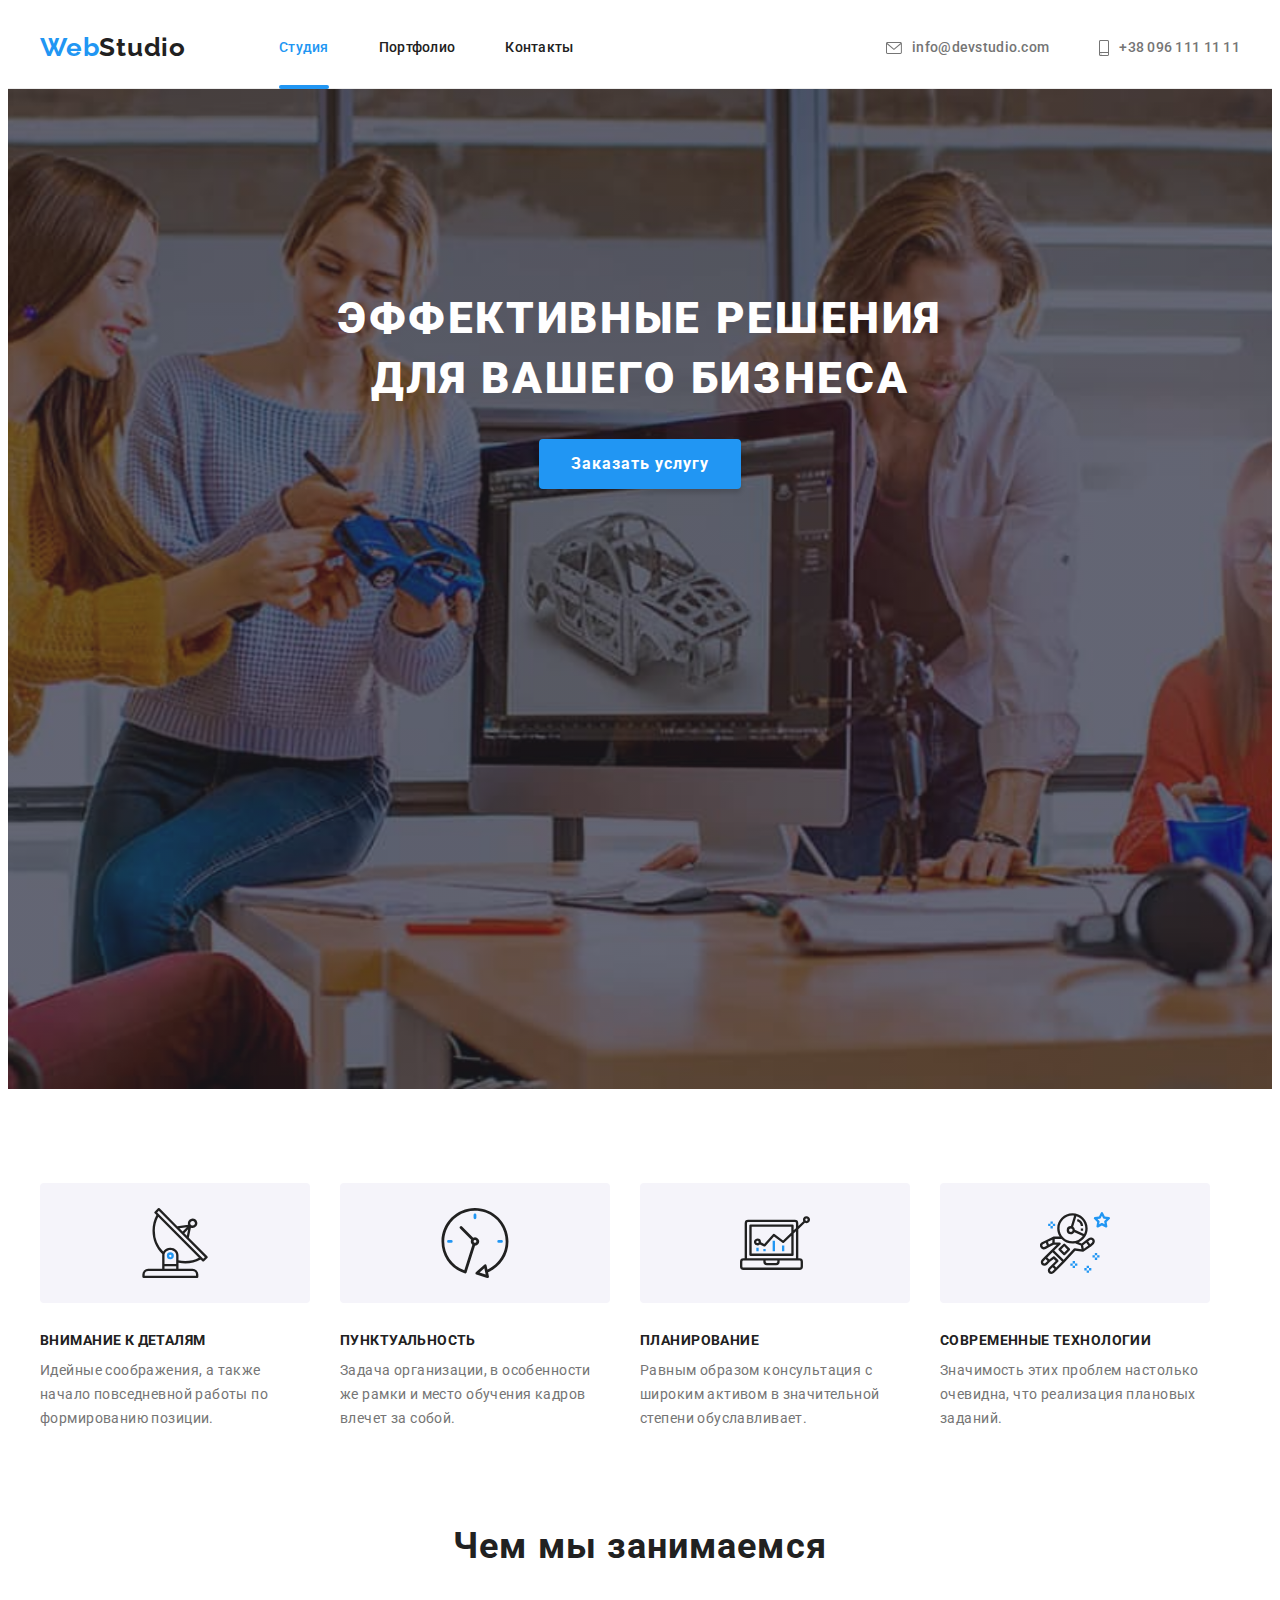
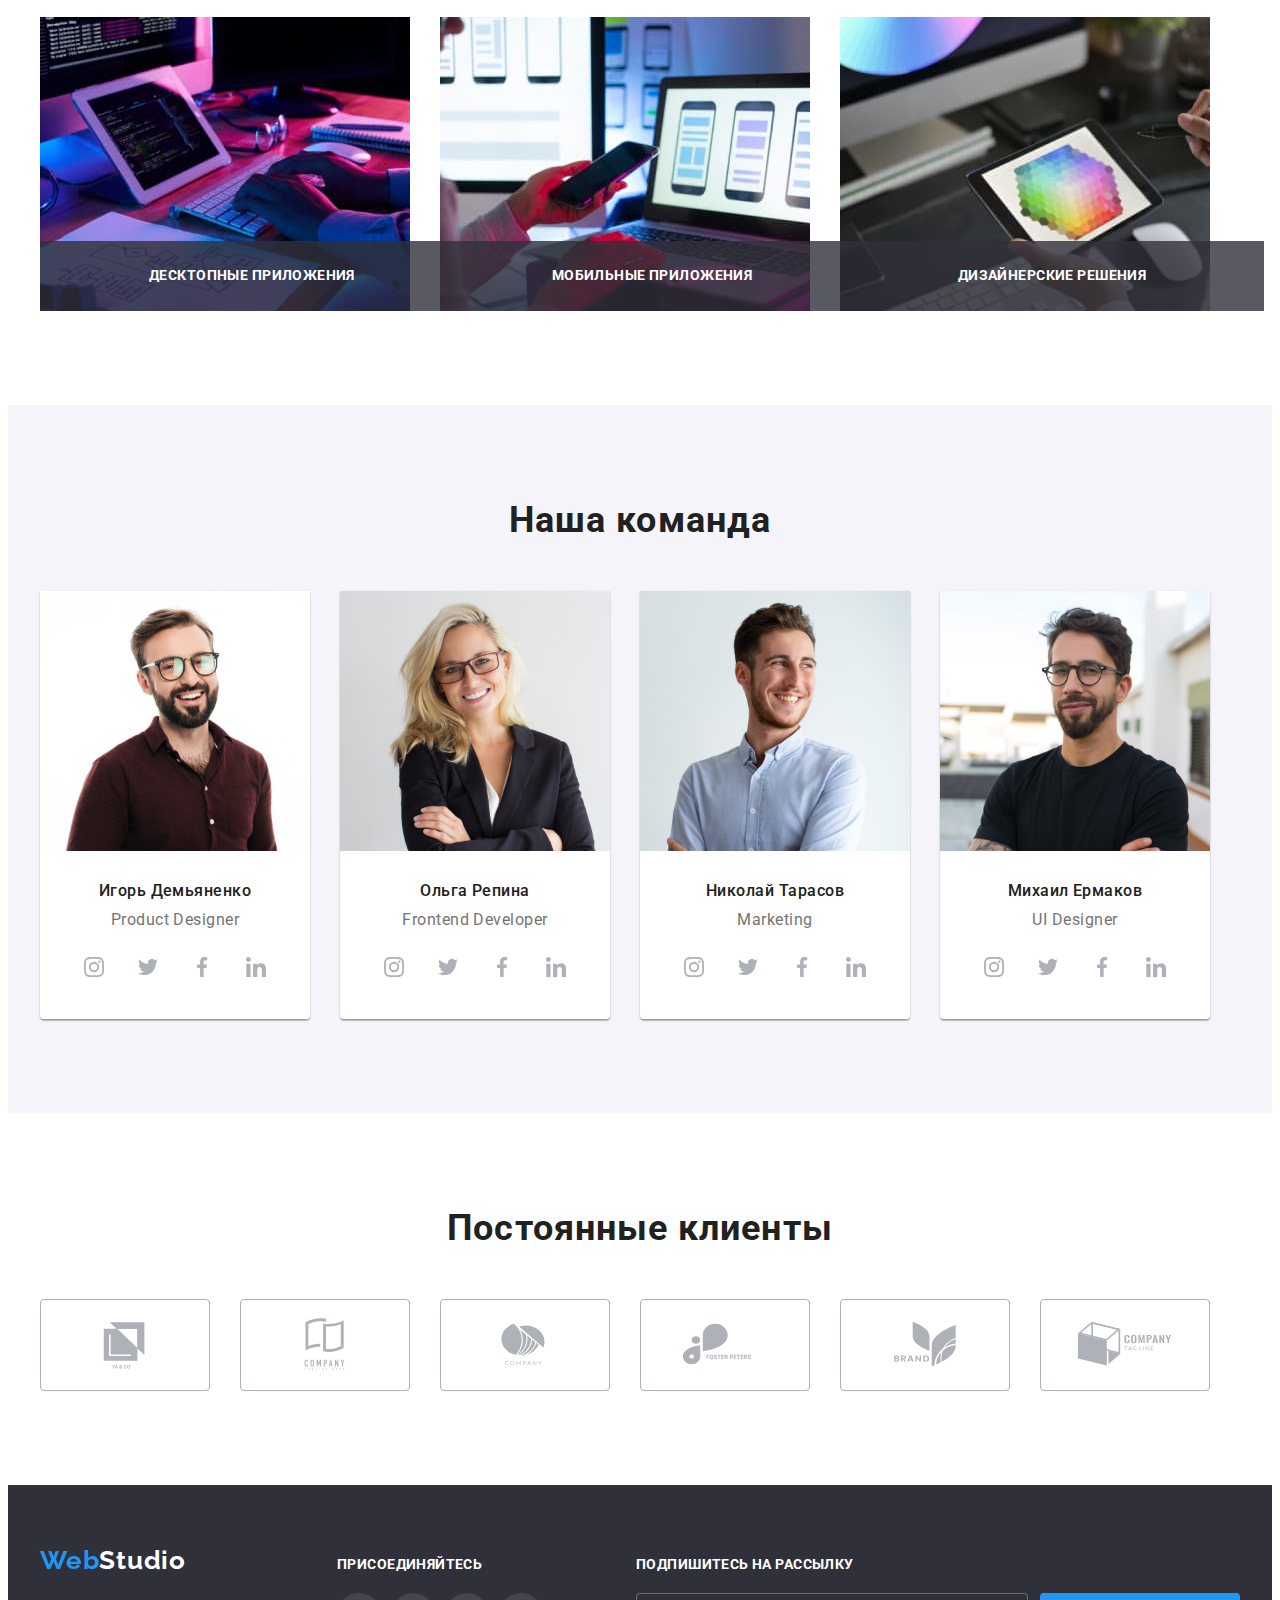
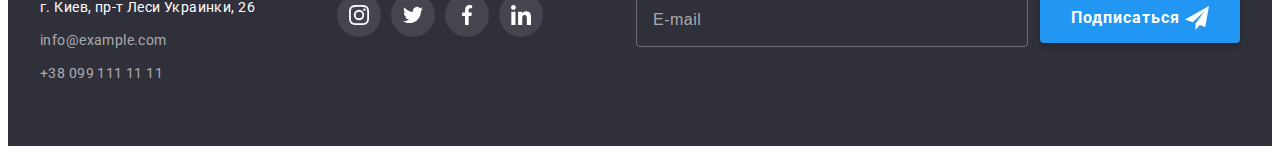
<file: index.html>
<!DOCTYPE html>
<html lang="ru">
  <head>
    <meta charset="UTF-8" />
    <meta http-equiv="X-UA-Compatible" content="IE=edge" />
    <meta name="viewport" content="width=device-width, initial-scale=1.0" />
    <title>WebStudio</title>
    <link
      rel="stylesheet"
      href="https://cdnjs.cloudflare.com/ajax/libs/modern-normalize/1.1.0/modern-normalize.min.css"
      integrity="sha512-wpPYUAdjBVSE4KJnH1VR1HeZfpl1ub8YT/NKx4PuQ5NmX2tKuGu6U/JRp5y+Y8XG2tV+wKQpNHVUX03MfMFn9Q=="
      crossorigin="anonymous"
      referrerpolicy="no-referrer"
    />
    <link rel="preconnect" href="https://fonts.googleapis.com" />
    <link rel="preconnect" href="https://fonts.gstatic.com" crossorigin />
    <link
      href="https://fonts.googleapis.com/css2?family=Raleway:wght@700&family=Roboto:wght@400;500;700;900&display=swap"
      rel="stylesheet"
    />
    <link rel="stylesheet" href="./css/styles.css" />
  </head>
  <body>
    <!-- HEADER -->
    <header class="header">
      <div class="container">
        <a href="./index.html" lang="en" class="header-logo logo link"
          ><span class="logo-accent">Web</span>Studio</a
        >
        <nav class="header-nav">
          <ul class="header-list list">
            <li class="header-item">
              <a href="./index.html" class="header-link link active-link"
                >Студия</a
              >
            </li>
            <li class="header-item">
              <a href="./portfolio.html" class="header-link link">Портфолио</a>
            </li>
            <li class="header-item">
              <a href="" class="header-link link">Контакты</a>
            </li>
          </ul>
        </nav>
        <ul class="header-contacts-list list">
          <li class="header-contacts-item">
            <a href="mailto:info@example.com" class="header-mail contact link">
              <svg class="header-mail-icon" width="16" height="12">
                <use href="./images/svg/symbol-defs.svg#icon-envelope"></use>
              </svg>
              info@devstudio.com</a
            >
          </li>
          <li class="header-contacts-item">
            <a href="tel:+380961111111" class="header-tel contact link">
              <svg class="header-tel-icon" width="10" height="16">
                <use
                  href="./images/svg/symbol-defs.svg#icon-smartphone"
                ></use>
              </svg>+38 096 111 11 11
            </a>
          </li>
        </ul>
      </div>
    </header>
    <main>
      <!-- HERO -->
      <section class="hero">
        <div class="container">
          <h1 class="hero-title">Эффективные решения для вашего бизнеса</h1>
          <button type="button" class="hero-btn btn" data-modal-open>
            Заказать услугу
          </button>
        </div>
      </section>
      <!-- ADVANTAGES -->
      <section class="advantages">
        <div class="container">
          <h2 class="visually-hidden">Наши преимущества</h2>
          <ul class="advantages-list list">
            <li class="advantages-item">
              <div class="advantages-icon-bg">
                <svg class="advantages-icon" width="70" height="70">
                  <use href="./images/svg/symbol-defs.svg#icon-antenna"></use>
                </svg>
              </div>
              <h3 class="advantages-title">Внимание к деталям</h3>
              <p class="advantages-text">
                Идейные соображения, а также начало повседневной работы по
                формированию позиции.
              </p>
            </li>
            <li class="advantages-item">
              <div class="advantages-icon-bg">
                <svg class="advantages-icon" width="70" height="70">
                  <use href="./images/svg/symbol-defs.svg#icon-clock"></use>
                </svg>
              </div>
              <h3 class="advantages-title">Пунктуальность</h3>
              <p class="advantages-text">
                Задача организации, в особенности же рамки и место обучения
                кадров влечет за собой.
              </p>
            </li>
            <li class="advantages-item">
              <div class="advantages-icon-bg">
                <svg class="advantages-icon" width="70" height="70">
                  <use href="./images/svg/symbol-defs.svg#icon-diagram"></use>
                </svg>
              </div>
              <h3 class="advantages-title">Планирование</h3>
              <p class="advantages-text">
                Равным образом консультация с широким активом в значительной
                степени обуславливает.
              </p>
            </li>
            <li class="advantages-item">
              <div class="advantages-icon-bg">
                <svg class="advantages-icon" width="70" height="70">
                  <use href="./images/svg/symbol-defs.svg#icon-astronaut"></use>
                </svg>
              </div>
              <h3 class="advantages-title">Современные технологии</h3>
              <p class="advantages-text">
                Значимость этих проблем настолько очевидна, что реализация
                плановых заданий.
              </p>
            </li>
          </ul>
        </div>
      </section>
      <!-- DIRECTIONS -->
      <section class="directions">
        <div class="container">
          <h2 class="directions-title">Чем мы занимаемся</h2>
          <ul class="directions-list list">
            <li class="directions-item">
              <img
                src="./images/directions/img1.jpg"
                alt="Пишем код"
                width="370"
                height="294"
                class="directions-img"
              />
              <p class="directions-text">Десктопные приложения</p>
            </li>
            <li class="directions-item">
              <img
                src="./images/directions/img2.jpg"
                alt="Адаптируем сайт под смартфон"
                width="370"
                height="294"
                class="directions-img"
              />
              <p class="directions-text">Мобильные приложения</p>
            </li>
            <li class="directions-item">
              <img
                src="./images/directions/img3.jpg"
                alt="Разрабатываем дизайн"
                width="370"
                height="294"
                class="directions-img"
              />
              <p class="directions-text">Дизайнерские решения</p>
            </li>
          </ul>
        </div>
      </section>
      <!-- TEAM -->
      <section class="team">
        <div class="container">
          <h2 class="team-title">Наша команда</h2>
          <ul class="team-list list">
            <li class="team-item">
              <img
                src="./images/team/img1.jpg"
                alt="Фото"
                width="270"
                height="260"
                class="team-img"
              />
              <div class="team-content">
                <h3 class="team-name">Игорь Демьяненко</h3>
                <p lang="en" class="team-text">Product Designer</p>
                <ul class="team-socials list">
                  <li class="team-socials-item">
                    <a href="" class="team-socials-link">
                      <svg class="team-socials-icon" width="20" height="20">
                        <use
                          href="./images/svg/symbol-defs.svg#icon-instagram"
                        ></use>
                      </svg>
                    </a>
                  </li>
                  <li class="team-socials-item">
                    <a href="" class="team-socials-link">
                      <svg class="team-socials-icon" width="20" height="20">
                        <use
                          href="./images/svg/symbol-defs.svg#icon-twitter"
                        ></use>
                      </svg>
                    </a>
                  </li>
                  <li class="team-socials-item">
                    <a href="" class="team-socials-link">
                      <svg class="team-socials-icon" width="20" height="20">
                        <use
                          href="./images/svg/symbol-defs.svg#icon-facebook"
                        ></use>
                      </svg>
                    </a>
                  </li>
                  <li class="team-socials-item">
                    <a href="" class="team-socials-link">
                      <svg class="team-socials-icon" width="20" height="20">
                        <use
                          href="./images/svg/symbol-defs.svg#icon-linkedin"
                        ></use>
                      </svg>
                    </a>
                  </li>
                </ul>
              </div>
            </li>
            <li class="team-item">
              <img
                src="./images/team/img2.jpg"
                alt="Фото"
                width="270"
                height="260"
                class="team-img"
              />
              <div class="team-content">
                <h3 class="team-name">Ольга Репина</h3>
                <p lang="en" class="team-text">Frontend Developer</p>
                <ul class="team-socials list">
                  <li class="team-socials-item">
                    <a href="" class="team-socials-link">
                      <svg class="team-socials-icon" width="20" height="20">
                        <use
                          href="./images/svg/symbol-defs.svg#icon-instagram"
                        ></use>
                      </svg>
                    </a>
                  </li>
                  <li class="team-socials-item">
                    <a href="" class="team-socials-link">
                      <svg class="team-socials-icon" width="20" height="20">
                        <use
                          href="./images/svg/symbol-defs.svg#icon-twitter"
                        ></use>
                      </svg>
                    </a>
                  </li>
                  <li class="team-socials-item">
                    <a href="" class="team-socials-link">
                      <svg class="team-socials-icon" width="20" height="20">
                        <use
                          href="./images/svg/symbol-defs.svg#icon-facebook"
                        ></use>
                      </svg>
                    </a>
                  </li>
                  <li class="team-socials-item">
                    <a href="" class="team-socials-link">
                      <svg class="team-socials-icon" width="20" height="20">
                        <use
                          href="./images/svg/symbol-defs.svg#icon-linkedin"
                        ></use>
                      </svg>
                    </a>
                  </li>
                </ul>
              </div>
            </li>
            <li class="team-item">
              <img
                src="./images/team/img3.jpg"
                alt="Фото"
                width="270"
                height="260"
                class="team-img"
              />
              <div class="team-content">
                <h3 class="team-name">Николай Тарасов</h3>
                <p lang="en" class="team-text">Marketing</p>
                <ul class="team-socials list">
                  <li class="team-socials-item">
                    <a href="" class="team-socials-link">
                      <svg class="team-socials-icon" width="20" height="20">
                        <use
                          href="./images/svg/symbol-defs.svg#icon-instagram"
                        ></use>
                      </svg>
                    </a>
                  </li>
                  <li class="team-socials-item">
                    <a href="" class="team-socials-link">
                      <svg class="team-socials-icon" width="20" height="20">
                        <use
                          href="./images/svg/symbol-defs.svg#icon-twitter"
                        ></use>
                      </svg>
                    </a>
                  </li>
                  <li class="team-socials-item">
                    <a href="" class="team-socials-link">
                      <svg class="team-socials-icon" width="20" height="20">
                        <use
                          href="./images/svg/symbol-defs.svg#icon-facebook"
                        ></use>
                      </svg>
                    </a>
                  </li>
                  <li class="team-socials-item">
                    <a href="" class="team-socials-link">
                      <svg class="team-socials-icon" width="20" height="20">
                        <use
                          href="./images/svg/symbol-defs.svg#icon-linkedin"
                        ></use>
                      </svg>
                    </a>
                  </li>
                </ul>
              </div>
            </li>
            <li class="team-item">
              <img
                src="./images/team/img4.jpg"
                alt="Фото"
                width="270"
                height="260"
                class="team-img"
              />
              <div class="team-content">
                <h3 class="team-name">Михаил Ермаков</h3>
                <p lang="en" class="team-text">UI Designer</p>
                <ul class="team-socials list">
                  <li class="team-socials-item">
                    <a href="" class="team-socials-link">
                      <svg class="team-socials-icon" width="20" height="20">
                        <use
                          href="./images/svg/symbol-defs.svg#icon-instagram"
                        ></use>
                      </svg>
                    </a>
                  </li>
                  <li class="team-socials-item">
                    <a href="" class="team-socials-link">
                      <svg class="team-socials-icon" width="20" height="20">
                        <use
                          href="./images/svg/symbol-defs.svg#icon-twitter"
                        ></use>
                      </svg>
                    </a>
                  </li>
                  <li class="team-socials-item">
                    <a href="" class="team-socials-link">
                      <svg class="team-socials-icon" width="20" height="20">
                        <use
                          href="./images/svg/symbol-defs.svg#icon-facebook"
                        ></use>
                      </svg>
                    </a>
                  </li>
                  <li class="team-socials-item">
                    <a href="" class="team-socials-link">
                      <svg class="team-socials-icon" width="20" height="20">
                        <use
                          href="./images/svg/symbol-defs.svg#icon-linkedin"
                        ></use>
                      </svg>
                    </a>
                  </li>
                </ul>
              </div>
            </li>
          </ul>
        </div>
      </section>
      <!-- CLIENTS -->
      <section class="clients">
        <div class="container">
          <h2 class="clients-title">Постоянные клиенты</h2>
          <ul class="clients-list list">
            <li class="clients-item">
              <a href="" class="clients-link">
                <svg class="clients-icon" width="106" height="60">
                  <use href="./images/svg/symbol-defs.svg#icon-Logo-1"></use>
                </svg>
              </a>
            </li>
            <li class="clients-item">
              <a href="" class="clients-link">
                <svg class="clients-icon" width="106" height="60">
                  <use href="./images/svg/symbol-defs.svg#icon-Logo-2"></use>
                </svg>
              </a>
            </li>
            <li class="clients-item">
              <a href="" class="clients-link">
                <svg class="clients-icon" width="106" height="60">
                  <use href="./images/svg/symbol-defs.svg#icon-Logo-3"></use>
                </svg>
              </a>
            </li>
            <li class="clients-item">
              <a href="" class="clients-link">
                <svg class="clients-icon" width="106" height="60">
                  <use href="./images/svg/symbol-defs.svg#icon-Logo-4"></use>
                </svg>
              </a>
            </li>
            <li class="clients-item">
              <a href="" class="clients-link">
                <svg class="clients-icon" width="106" height="60">
                  <use href="./images/svg/symbol-defs.svg#icon-Logo-5"></use>
                </svg>
              </a>
            </li>
            <li class="clients-item">
              <a href="" class="clients-link">
                <svg class="clients-icon" width="106" height="60">
                  <use href="./images/svg/symbol-defs.svg#icon-Logo-6"></use>
                </svg>
              </a>
            </li>
          </ul>
        </div>
      </section>
    </main>
    <!-- FOOTER -->
    <footer class="footer">
      <div class="container footer-wrap">
        <div class="footer-address-box">
          <a href="./index.html" lang="en" class="footer-logo logo link"
            ><span class="logo-accent">Web</span>Studio</a
          >
          <address class="footer-address">
            <p class="footer-address-text">г. Киев, пр-т Леси Украинки, 26</p>
            <a href="mailto:info@example.com" class="footer-mail contact link"
              >info@example.com</a
            >
            <a href="tel:+380991111111" class="footer-tel contact link"
              >+38 099 111 11 11</a
            >
          </address>
        </div>
        <div class="footer-socials">
          <p class="footer-socials-title">присоединяйтесь</p>
          <ul class="footer-socials-list list">
            <li class="footer-socials-item">
              <a href="" class="footer-socials-link">
                <svg class="footer-socials-icon" width="20" height="20">
                  <use href="./images/svg/symbol-defs.svg#icon-instagram"></use>
                </svg>
              </a>
            </li>
            <li class="footer-socials-item">
              <a href="" class="footer-socials-link">
                <svg class="footer-socials-icon" width="20" height="20">
                  <use href="./images/svg/symbol-defs.svg#icon-twitter"></use>
                </svg>
              </a>
            </li>
            <li class="footer-socials-item">
              <a href="" class="footer-socials-link">
                <svg class="footer-socials-icon" width="20" height="20">
                  <use href="./images/svg/symbol-defs.svg#icon-facebook"></use>
                </svg>
              </a>
            </li>
            <li class="footer-socials-item">
              <a href="" class="footer-socials-link">
                <svg class="footer-socials-icon" width="20" height="20">
                  <use href="./images/svg/symbol-defs.svg#icon-linkedin"></use>
                </svg>
              </a>
            </li>
          </ul>
        </div>
        <div class="footer-form-box">
          <p class="footer-form-title">Подпишитесь на рассылку</p>
          <form class="footer-form">
            <input
              type="email"
              name="email"
              placeholder="E-mail"
              class="footer-form-input"
            />
            <button type="submit" class="footer-form-btn btn">
              Подписаться&nbsp;
              <svg class="footer-btn-icon" width="24" height="24">
                <use href="./images/svg/symbol-defs.svg#icon-send"></use>
              </svg>
            </button>
          </form>
        </div>
      </div>
    </footer>

    <!-- MODAL -->

    <div class="backdrop is-hidden" data-modal>
      <div class="modal">
        <button class="modal-btn-close btn" data-modal-close>
          <span class="modal-btn-icon">&#10005;</span>
        </button>
        <p class="modal-title">Оставьте свои данные, мы вам перезвоним</p>
        <form>
          <label class="form-field">
            <span class="modal-label">Имя</span>
            <input class="modal-input" type="text" name="name" />
            <svg class="modal-form-icon" width="18" height="18">
              <use href="./images/svg/symbol-defs.svg#icon-person"></use>
            </svg>
          </label>

          <label class="form-field">
            <span class="modal-label">Телефон</span>
            <input class="modal-input" type="tel" name="tel" />
            <svg class="modal-form-icon" width="18" height="18">
              <use href="./images/svg/symbol-defs.svg#icon-phone"></use>
            </svg>
          </label>

          <label class="form-field">
            <span class="modal-label">Почта</span>
            <input class="modal-input" type="email" name="email" />
            <svg class="modal-form-icon" width="18" height="18">
              <use href="./images/svg/symbol-defs.svg#icon-email"></use>
            </svg>
          </label>
          <label class="modal-label" for="comment">Комментарий</label>
          <textarea
            class="modal-input comment"
            name="comment"
            id="comment"
            placeholder="Введите текст"
          ></textarea>
          <div class="modal-agreement-box">
            <input
              class="modal-agreement visually-hidden"
              type="checkbox"
              name="agreement"
              id="agreement"
            />
            <span class="modal-agreement-icon"></span>
            <label class="modal-agreement-text" for="agreement">
              Соглашаюсь с рассылкой и принимаю
              <a href="" class="modal-link">Условия договора</a></label
            >
          </div>
          <button class="modal-btn-submit btn" type="submit">Отправить</button>
        </form>
      </div>
    </div>

    <script src="./js/modal.js"></script>
  </body>
</html>
</file>
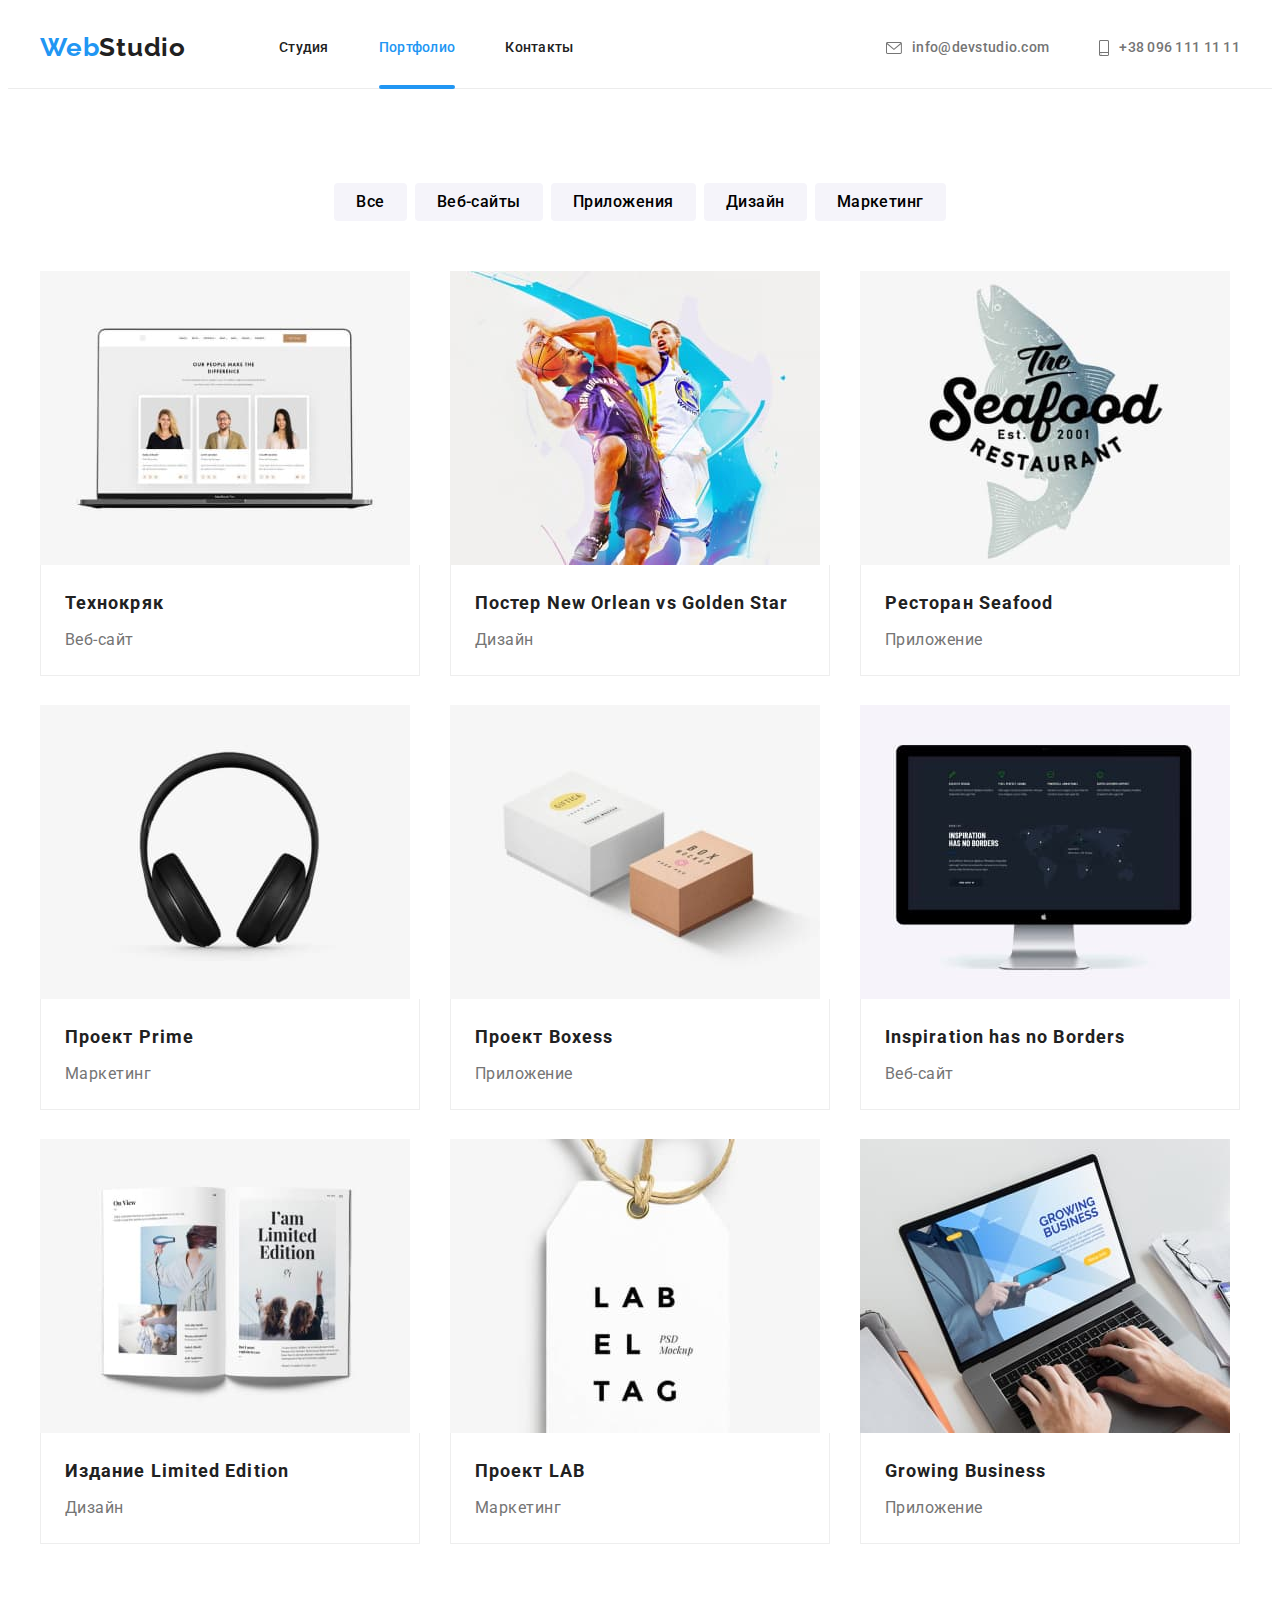
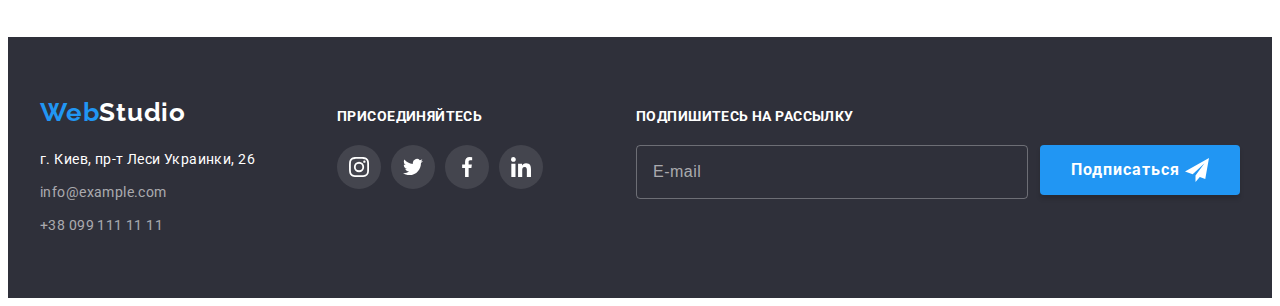
<file: portfolio.html>
<!DOCTYPE html>
<html lang="ru">
  <head>
    <meta charset="UTF-8" />
    <meta http-equiv="X-UA-Compatible" content="IE=edge" />
    <meta name="viewport" content="width=device-width, initial-scale=1.0" />
    <title>Portfolio - WebStudio</title>
    <link
      rel="stylesheet"
      href="https://cdnjs.cloudflare.com/ajax/libs/modern-normalize/1.1.0/modern-normalize.min.css"
      integrity="sha512-wpPYUAdjBVSE4KJnH1VR1HeZfpl1ub8YT/NKx4PuQ5NmX2tKuGu6U/JRp5y+Y8XG2tV+wKQpNHVUX03MfMFn9Q=="
      crossorigin="anonymous"
      referrerpolicy="no-referrer"
    />
    <link rel="preconnect" href="https://fonts.googleapis.com" />
    <link rel="preconnect" href="https://fonts.gstatic.com" crossorigin />
    <link
      href="https://fonts.googleapis.com/css2?family=Raleway:wght@700&family=Roboto:wght@400;500;700;900&display=swap"
      rel="stylesheet"
    />
    <link rel="stylesheet" href="./css/styles.css" />
  </head>
  <body>
    <!-- HEADER -->
    <header class="header">
      <div class="container">
        <a href="./index.html" lang="en" class="header-logo logo link"
          ><span class="logo-accent">Web</span>Studio</a
        >
        <nav class="header-nav">
          <ul class="header-list list">
            <li class="header-item">
              <a href="./index.html" class="header-link link">Студия</a>
            </li>
            <li class="header-item">
              <a href="./portfolio.html" class="header-link link active-link"
                >Портфолио</a
              >
            </li>
            <li class="header-item">
              <a href="" class="header-link link">Контакты</a>
            </li>
          </ul>
        </nav>
        <ul class="header-contacts-list list">
          <li class="header-contacts-item">
            <a href="mailto:info@example.com" class="header-mail contact link">
              <svg class="header-mail-icon" width="16" height="12">
                <use href="./images/svg/symbol-defs.svg#icon-envelope"></use>
              </svg>
              info@devstudio.com</a
            >
          </li>
          <li class="header-contacts-item">
            <a href="tel:+380961111111" class="header-tel contact link">
              <svg class="header-tel-icon" width="10" height="16">
                <use
                  href="./images/svg/symbol-defs.svg#icon-smartphone"
                ></use>
              </svg>
              +38 096 111 11 11
            </a>
          </li>
        </ul>
      </div>
    </header>
    <main>
      <!-- PORTFOLIO -->
      <section class="portfolio">
        <div class="container">
          <h1 class="visually-hidden">Портфолио</h1>
          <ul class="portfolio-filter list">
            <li class="portfolio-filter-item">
              <button type="button" class="portfolio-btn btn">Все</button>
            </li>
            <li class="portfolio-filter-item">
              <button type="button" class="portfolio-btn btn">Веб-сайты</button>
            </li>
            <li class="portfolio-filter-item">
              <button type="button" class="portfolio-btn btn">
                Приложения
              </button>
            </li>
            <li class="portfolio-filter-item">
              <button type="button" class="portfolio-btn btn">Дизайн</button>
            </li>
            <li class="portfolio-filter-item">
              <button type="button" class="portfolio-btn btn">Маркетинг</button>
            </li>
          </ul>

          <ul class="portfolio-list list">
            <li class="portfolio-item">
              <a href="" class="portfolio-link link">
                <div class="portfolio-box">
                  <img
                    src="./images/portfolio/img1.jpg"
                    alt="Изображение"
                    width="370"
                    height="294"
                    class="portfolio-img"
                  />
                  <p class="portfolio-description">
                    Ресурс предлагает комплексные предложения с разным уровнем
                    функционала и сервисов. Все это позволит посетителю получить
                    исчерпывающие сведения о компании или частном лице.
                  </p>
                </div>
                <div class="portfolio-text">
                  <h2 class="portfolio-name">Технокряк</h2>
                  <p class="portfolio-category">Веб-сайт</p>
                </div>
              </a>
            </li>
            <li class="portfolio-item">
              <a href="" class="portfolio-link link">
                <div class="portfolio-box">
                  <img
                    src="./images/portfolio/img2.jpg"
                    alt="Изображение"
                    width="370"
                    height="294"
                    class="portfolio-img"
                  />
                  <p class="portfolio-description">
                    Ресурс предлагает комплексные предложения с разным уровнем
                    функционала и сервисов. Все это позволит посетителю получить
                    исчерпывающие сведения о компании или частном лице.
                  </p>
                </div>
                <div class="portfolio-text">
                  <h2 class="portfolio-name">
                    Постер New Orlean vs Golden Star
                  </h2>
                  <p class="portfolio-category">Дизайн</p>
                </div>
              </a>
            </li>
            <li class="portfolio-item">
              <a href="" class="portfolio-link link">
                <div class="portfolio-box">
                  <img
                    src="./images/portfolio/img3.jpg"
                    alt="Изображение"
                    width="370"
                    height="294"
                    class="portfolio-img"
                  />
                  <p class="portfolio-description">
                    Ресурс предлагает комплексные предложения с разным уровнем
                    функционала и сервисов. Все это позволит посетителю получить
                    исчерпывающие сведения о компании или частном лице.
                  </p>
                </div>
                <div class="portfolio-text">
                  <h2 class="portfolio-name">Ресторан Seafood</h2>
                  <p class="portfolio-category">Приложение</p>
                </div>
              </a>
            </li>
            <li class="portfolio-item">
              <a href="" class="portfolio-link link">
                <div class="portfolio-box">
                  <img
                    src="./images/portfolio/img4.jpg"
                    alt="Изображение"
                    width="370"
                    height="294"
                    class="portfolio-img"
                  />
                  <p class="portfolio-description">
                    Ресурс предлагает комплексные предложения с разным уровнем
                    функционала и сервисов. Все это позволит посетителю получить
                    исчерпывающие сведения о компании или частном лице.
                  </p>
                </div>
                <div class="portfolio-text">
                  <h2 class="portfolio-name">Проект Prime</h2>
                  <p class="portfolio-category">Маркетинг</p>
                </div>
              </a>
            </li>
            <li class="portfolio-item">
              <a href="" class="portfolio-link link">
                <div class="portfolio-box">
                  <img
                    src="./images/portfolio/img5.jpg"
                    alt="Изображение"
                    width="370"
                    height="294"
                    class="portfolio-img"
                  />
                  <p class="portfolio-description">
                    Ресурс предлагает комплексные предложения с разным уровнем
                    функционала и сервисов. Все это позволит посетителю получить
                    исчерпывающие сведения о компании или частном лице.
                  </p>
                </div>
                <div class="portfolio-text">
                  <h2 class="portfolio-name">Проект Boxess</h2>
                  <p class="portfolio-category">Приложение</p>
                </div>
              </a>
            </li>
            <li class="portfolio-item">
              <a href="" class="portfolio-link link">
                <div class="portfolio-box">
                  <img
                    src="./images/portfolio/img6.jpg"
                    alt="Изображение"
                    width="370"
                    height="294"
                    class="portfolio-img"
                  />
                  <p class="portfolio-description">
                    Ресурс предлагает комплексные предложения с разным уровнем
                    функционала и сервисов. Все это позволит посетителю получить
                    исчерпывающие сведения о компании или частном лице.
                  </p>
                </div>
                <div class="portfolio-text">
                  <h2 class="portfolio-name">Inspiration has no Borders</h2>
                  <p class="portfolio-category">Веб-сайт</p>
                </div>
              </a>
            </li>
            <li class="portfolio-item">
              <a href="" class="portfolio-link link">
                <div class="portfolio-box">
                  <img
                    src="./images/portfolio/img7.jpg"
                    alt="Изображение"
                    width="370"
                    height="294"
                    class="portfolio-img"
                  />
                  <p class="portfolio-description">
                    Ресурс предлагает комплексные предложения с разным уровнем
                    функционала и сервисов. Все это позволит посетителю получить
                    исчерпывающие сведения о компании или частном лице.
                  </p>
                </div>
                <div class="portfolio-text">
                  <h2 class="portfolio-name">Издание Limited Edition</h2>
                  <p class="portfolio-category">Дизайн</p>
                </div>
              </a>
            </li>
            <li class="portfolio-item">
              <a href="" class="portfolio-link link">
                <div class="portfolio-box">
                  <img
                    src="./images/portfolio/img8.jpg"
                    alt="Изображение"
                    width="370"
                    height="294"
                    class="portfolio-img"
                  />
                  <p class="portfolio-description">
                    Ресурс предлагает комплексные предложения с разным уровнем
                    функционала и сервисов. Все это позволит посетителю получить
                    исчерпывающие сведения о компании или частном лице.
                  </p>
                </div>
                <div class="portfolio-text">
                  <h2 class="portfolio-name">Проект LAB</h2>
                  <p class="portfolio-category">Маркетинг</p>
                </div>
              </a>
            </li>
            <li class="portfolio-item">
              <a href="" class="portfolio-link link">
                <div class="portfolio-box">
                  <img
                    src="./images/portfolio/img9.jpg"
                    alt="Изображение"
                    width="370"
                    height="294"
                    class="portfolio-img"
                  />
                  <p class="portfolio-description">
                    Ресурс предлагает комплексные предложения с разным уровнем
                    функционала и сервисов. Все это позволит посетителю получить
                    исчерпывающие сведения о компании или частном лице.
                  </p>
                </div>
                <div class="portfolio-text">
                  <h2 class="portfolio-name">Growing Business</h2>
                  <p class="portfolio-category">Приложение</p>
                </div>
              </a>
            </li>
          </ul>
        </div>
      </section>
    </main>
    <!-- FOOTER -->
    <footer class="footer">
      <div class="container footer-wrap">
        <div class="footer-address-box">
          <a href="./index.html" lang="en" class="footer-logo logo link"
            ><span class="logo-accent">Web</span>Studio</a
          >
          <address class="footer-address">
            <p class="footer-address-text">г. Киев, пр-т Леси Украинки, 26</p>
            <a href="mailto:info@example.com" class="footer-mail contact link"
              >info@example.com</a
            >
            <a href="tel:+380991111111" class="footer-tel contact link"
              >+38 099 111 11 11</a
            >
          </address>
        </div>
        <div class="footer-socials">
          <p class="footer-socials-title">присоединяйтесь</p>
          <ul class="footer-socials-list list">
            <li class="footer-socials-item">
              <a href="" class="footer-socials-link">
                <svg class="footer-socials-icon" width="20" height="20">
                  <use href="./images/svg/symbol-defs.svg#icon-instagram"></use>
                </svg>
              </a>
            </li>
            <li class="footer-socials-item">
              <a href="" class="footer-socials-link">
                <svg class="footer-socials-icon" width="20" height="20">
                  <use href="./images/svg/symbol-defs.svg#icon-twitter"></use>
                </svg>
              </a>
            </li>
            <li class="footer-socials-item">
              <a href="" class="footer-socials-link">
                <svg class="footer-socials-icon" width="20" height="20">
                  <use href="./images/svg/symbol-defs.svg#icon-facebook"></use>
                </svg>
              </a>
            </li>
            <li class="footer-socials-item">
              <a href="" class="footer-socials-link">
                <svg class="footer-socials-icon" width="20" height="20">
                  <use href="./images/svg/symbol-defs.svg#icon-linkedin"></use>
                </svg>
              </a>
            </li>
          </ul>
        </div>
        <div class="footer-form-box">
          <p class="footer-form-title">Подпишитесь на рассылку</p>
          <form class="footer-form">
            <input
              type="email"
              name="email"
              placeholder="E-mail"
              class="footer-form-input"
            />
            <button type="submit" class="footer-form-btn btn">
              Подписаться&nbsp;
              <svg class="footer-btn-icon" width="24" height="24">
                <use href="./images/svg/symbol-defs.svg#icon-send"></use>
              </svg>
            </button>
          </form>
        </div>
      </div>
    </footer>
  </body>
</html>
</file>
<file: css/styles.css>
:root {
  --first-bgd-color: #ffffff;
  --second-bgd-color: #2f303a;
  --third-gbd-color: #f5f4fa;
  --contacts-color: #757575;
  --text-color: #757575;
  --accent-color: #2196f3;
}

p,
h1,
h2,
h3,
h4,
h5,
h6 {
  margin: 0;
}

img {
  display: block;
}

input,
textarea {
  outline: 0;
}

body {
  font-family: "Roboto", sans-serif;

  color: #212121;
  background-color: var(--first-bgd-color);
}

.list {
  list-style: none;
  margin: 0;
  padding-left: 0;
}

.link {
  text-decoration: none;
}

.logo {
  font-family: "Raleway", sans-serif;
  font-weight: 700;
  font-size: 26px;
  line-height: 1.19;
  letter-spacing: 0.03em;
}

.btn {
  border-width: 0;
  border-radius: 4px;

  font-family: inherit;
  cursor: pointer;
}

.visually-hidden {
  position: absolute;
  white-space: nowrap;
  width: 1px;
  height: 1px;
  overflow: hidden;
  border: 0;
  padding: 0;
  clip: rect(0 0 0 0);
  clip-path: inset(50%);
  margin: -1px;
}

.container {
  width: 1200px;
  margin: 0 auto;
  padding-left: 15px;
  padding-right: 15px;
}

/* HEADER */

.header {
  border-bottom: 1px solid #ececec;
}

.header .container {
  display: flex;
  align-items: center;
}

.header-logo {
  display: block;
  padding-top: 24px;
  padding-bottom: 25px;

  color: inherit;
}

.logo-accent {
  color: var(--accent-color);
}

.header-nav {
  margin-left: 93px;
}

.header-list {
  display: flex;
}

.header-item:not(:first-child) {
  margin-left: 50px;
}

.header-link {
  transition: color 250ms cubic-bezier(0.4, 0, 0.2, 1);

  display: block;
  padding-top: 32px;
  padding-bottom: 32px;

  font-weight: 500;
  font-size: 14px;
  line-height: 1.14;
  letter-spacing: 0.02em;

  color: inherit;
}

.active-link {
  position: relative;

  color: var(--accent-color);
}

.active-link::after {
  content: "";

  position: absolute;
  bottom: -1px;

  display: block;
  width: 100%;
  height: 4px;
  border-radius: 2px;

  background-color: var(--accent-color);
}

.header-contacts-list {
  display: flex;
  margin-left: auto;
}

.header-contacts-item:not(:first-child) {
  margin-left: 50px;
}

.header-tel-icon,
.header-mail-icon {
  margin-right: 10px;

  fill: currentColor;
}

.header-mail,
.header-tel {
  transition: color 250ms cubic-bezier(0.4, 0, 0.2, 1);

  display: flex;
  align-items: center;
  padding-top: 32px;
  padding-bottom: 32px;

  font-weight: 500;
  font-size: 14px;
  line-height: 1.14;
  letter-spacing: 0.02em;

  color: #757575;
}

.header-link:hover,
.header-link:focus,
.contact:hover,
.contact:focus {
  color: var(--accent-color);
}

/* ---------- MAIN INDEX.HTML ----------- */

/* HERO */

.hero {
  padding-top: 200px;
  padding-bottom: 200px;
  margin-right: auto;
  margin-left: auto;
  max-width: 1600px;
  min-height: 600px;

  background-color: var(--second-bgd-color);
  background-image: linear-gradient(
      rgba(47, 48, 58, 0.4),
      rgba(47, 48, 58, 0.4)
    ),
    url(../images/bg/hero-bg.jpg);
  background-repeat: no-repeat;
  background-position: center;
  background-size: cover;
}

.hero-title {
  width: 696px;
  margin-left: auto;
  margin-bottom: 30px;
  margin-right: auto;

  font-weight: 900;
  font-size: 44px;
  line-height: 1.36;
  text-align: center;
  letter-spacing: 0.06em;
  text-transform: uppercase;

  color: #ffffff;
}

.hero-btn {
  transition: background-color 250ms cubic-bezier(0.4, 0, 0.2, 1);

  display: block;
  padding: 10px 32px;
  margin-right: auto;
  margin-left: auto;

  font-weight: 700;
  font-size: 16px;
  line-height: 1.88;
  text-align: center;
  letter-spacing: 0.06em;

  color: #ffffff;
  background-color: var(--accent-color);
  box-shadow: 0px 4px 4px rgba(0, 0, 0, 0.15);
}

.hero-btn:hover,
.hero-btn:focus {
  background-color: #188ce8;
}

/* ADVANTAGES */

.advantages {
  padding-top: 94px;
  padding-bottom: 94px;
}

.advantages-list {
  display: flex;
}

.advantages-item {
  width: 270px;
}

.advantages-item:not(:nth-child(4n)) {
  margin-right: 30px;
}

.advantages-icon-bg {
  width: 270px;
  height: 120px;
  display: flex;
  justify-content: center;
  align-items: center;
  border-radius: 4px;
  margin-bottom: 30px;

  background: #f5f4fa;
}

.advantages-title {
  margin-bottom: 10px;

  font-size: 14px;
  line-height: 1.14;
  letter-spacing: 0.03em;
  text-transform: uppercase;
}

.advantages-text {
  font-size: 14px;
  line-height: 1.71;
  letter-spacing: 0.03em;

  color: var(--text-color);
}

/* DIRECTIONS */

.directions {
  padding-bottom: 94px;
}

.directions-title {
  margin-bottom: 50px;

  font-size: 36px;
  line-height: 1.17;
  text-align: center;
  letter-spacing: 0.03em;
}

.directions-list {
  display: flex;
}

.directions-item {
  position: relative;
}

.directions-item:not(:nth-child(3n)) {
  margin-right: 30px;
}

.directions-text {
  position: absolute;
  bottom: 0;

  width: 100%;
  padding: 27px;

  font-weight: 700;
  font-size: 14px;
  line-height: 1.14;
  text-align: center;
  letter-spacing: 0.03em;
  text-transform: uppercase;

  color: #ffffff;
  background-color: rgba(47, 48, 58, 0.8);
}

/* TEAM */

.team {
  padding-top: 94px;
  padding-bottom: 94px;
  background-color: var(--third-gbd-color);
}

.team-title {
  margin-bottom: 50px;

  font-size: 36px;
  line-height: 1.17;
  text-align: center;
  letter-spacing: 0.03em;
}

.team-list {
  display: flex;
}

.team-item:not(:nth-child(4n)) {
  margin-right: 30px;
}

.team-item {
  border-radius: 0px 0px 4px 4px;
  overflow: hidden;

  box-shadow: 0px 1px 3px rgba(0, 0, 0, 0.12), 0px 1px 1px rgba(0, 0, 0, 0.14),
    0px 2px 1px rgba(0, 0, 0, 0.2);
}

.team-content {
  padding: 30px 32px;

  background-color: var(--first-bgd-color);
}

.team-name {
  margin-bottom: 10px;

  font-weight: 500;
  font-size: 16px;
  line-height: 1.19;
  text-align: center;
  letter-spacing: 0.03em;
}

.team-text {
  margin-bottom: 16px;

  font-size: 16px;
  line-height: 1.19;
  text-align: center;
  letter-spacing: 0.03em;
  color: var(--text-color);
}

.team-socials {
  display: flex;
}

.team-socials-item + .team-socials-item {
  margin-left: 10px;
}

.team-socials-link {
  transition: color 250ms cubic-bezier(0.4, 0, 0.2, 1),
    background-color 250ms cubic-bezier(0.4, 0, 0.2, 1);

  display: inline-block;
  width: 44px;
  height: 44px;
  display: flex;
  justify-content: center;
  align-items: center;
  border-radius: 50%;

  color: #afb1b8;
}

.team-socials-icon {
  fill: currentColor;
}

.team-socials-link:hover,
.team-socials-link:focus {
  color: #ffffff;
  background-color: var(--accent-color);
}

/* CLIENTS */

.clients {
  padding-top: 94px;
  padding-bottom: 94px;
}

.clients-title {
  margin-bottom: 50px;

  font-size: 36px;
  line-height: 1.17;
  text-align: center;
  letter-spacing: 0.03em;
}

.clients-list {
  display: flex;
}

.clients-link {
  transition: color 250ms cubic-bezier(0.4, 0, 0.2, 1),
    border-color 250ms cubic-bezier(0.4, 0, 0.2, 1);

  display: inline-block;
  width: 170px;
  height: 92px;
  display: flex;
  justify-content: center;
  align-items: center;
  border: 1px solid #afb1b8;
  box-sizing: border-box;
  border-radius: 4px;

  color: #afb1b8;
}

.clients-link:hover,
.clients-link:focus {
  color: var(--accent-color);
  border-color: var(--accent-color);
}

.clients-item + .clients-item {
  margin-left: 30px;
}

.clients-icon {
  fill: currentColor;
}

/* ---------- MAIN PORTFOLIO.HTML ----------- */

/* PORTFOLIO */

.portfolio {
  padding-top: 94px;
  padding-bottom: 94px;
}

.portfolio-filter {
  display: flex;
  justify-content: center;
  margin-bottom: 50px;
}

.portfolio-filter-item:not(:first-child) {
  margin-left: 8px;
}

.portfolio-btn {
  transition: box-shadow 250ms cubic-bezier(0.4, 0, 0.2, 1),
    background-color 250ms cubic-bezier(0.4, 0, 0.2, 1),
    color 250ms cubic-bezier(0.4, 0, 0.2, 1);

  padding: 6px 22px;

  font-weight: 500;
  font-size: 16px;
  line-height: 1.62;
  text-align: center;
  letter-spacing: 0.03em;

  background-color: #f5f4fa;
}

.portfolio-btn:hover,
.portfolio-btn:focus {
  color: #ffffff;
  background-color: var(--accent-color);
  box-shadow: 0px 3px 1px rgba(0, 0, 0, 0.1), 0px 1px 2px rgba(0, 0, 0, 0.08),
    0px 2px 2px rgba(0, 0, 0, 0.12);
}

.portfolio-list {
  display: flex;
  flex-wrap: wrap;
  margin-left: -30px;
  margin-top: -30px;
}

.portfolio-item {
  width: 370px;
  height: 404px;

  flex-basis: calc((100% - 90px) / 3);
  margin-left: 30px;
  margin-top: 30px;
}

.portfolio-link {
  transition: box-shadow 250ms cubic-bezier(0.4, 0, 0.2, 1);
}

.portfolio-link:hover,
.portfolio-link:focus {
  display: block;

  box-shadow: 0px 1px 1px rgba(0, 0, 0, 0.12), 0px 4px 4px rgba(0, 0, 0, 0.06),
    1px 4px 6px rgba(0, 0, 0, 0.16);
}

.portfolio-box {
  position: relative;

  overflow: hidden;
}

.portfolio-description {
  position: absolute;
  top: 0;
  left: 0;

  width: 100%;
  height: 100%;
  display: flex;
  justify-content: center;
  align-items: center;
  padding: 24px;

  transform: translateY(100%);
  transition: transform 250ms cubic-bezier(0.4, 0, 0.2, 1);

  font-size: 18px;
  line-height: 1.56;
  letter-spacing: 0.03em;

  color: #ffffff;
  background-color: rgba(33, 150, 243, 0.9);
}

.portfolio-link:hover .portfolio-description {
  transform: translateY(0);
}

.portfolio-text {
  padding: 20px 24px;
  border-right: 1px solid #eeeeee;
  border-bottom: 1px solid #eeeeee;
  border-left: 1px solid #eeeeee;
}

.portfolio-name {
  margin-bottom: 4px;

  font-size: 18px;
  line-height: 2;
  letter-spacing: 0.06em;

  color: #212121;
}

.portfolio-category {
  font-size: 16px;
  line-height: 1.88;
  letter-spacing: 0.03em;

  color: #757575;
}

/* FOOTER */

.footer {
  padding-top: 60px;
  padding-bottom: 60px;

  background-color: var(--second-bgd-color);
}

.footer-wrap {
  display: flex;
  align-items: baseline;
}

.footer-address-box {
  width: 231px;
  margin-right: 70px;
}

.footer-logo {
  display: block;
  margin-bottom: 20px;

  color: #ffffff;
}

.footer-address {
  font-style: unset;
  font-size: 14px;
  line-height: 1.71;
  letter-spacing: 0.03em;
}

.footer-address-text {
  display: block;
  margin-bottom: 9px;

  color: #ffffff;
}

.footer-mail,
.footer-tel {
  transition: color 250ms cubic-bezier(0.4, 0, 0.2, 1);

  display: inline-block;

  color: rgba(255, 255, 255, 0.6);
}

.footer-mail {
  margin-bottom: 9px;
}

.footer-socials {
  margin-right: 93px;
}

.footer-socials-title {
  margin-bottom: 20px;

  font-weight: 700;
  font-size: 14px;
  line-height: 1.14;
  letter-spacing: 0.03em;
  text-transform: uppercase;

  color: #ffffff;
}

.footer-socials-list {
  display: flex;
}

.footer-socials-item + .footer-socials-item {
  margin-left: 10px;
}

.footer-socials-link {
  transition: background-color 250ms cubic-bezier(0.4, 0, 0.2, 1);

  display: inline-block;
  width: 44px;
  height: 44px;
  display: flex;
  justify-content: center;
  align-items: center;
  border-radius: 50%;

  color: #ffffff;
  background-color: rgba(255, 255, 255, 0.1);
}

.footer-socials-icon {
  fill: currentColor;
}

.footer-socials-link:hover,
.footer-socials-link:focus {
  background-color: var(--accent-color);
}

.footer-form {
  display: flex;
}

.footer-form-title {
  margin-bottom: 20px;

  font-weight: 700;
  font-size: 14px;
  line-height: 1.14;
  letter-spacing: 0.03em;
  text-transform: uppercase;

  color: #ffffff;
}

.footer-form-input {
  padding-left: 16px;
  padding-right: 16px;
  border: 1px solid rgba(255, 255, 255, 0.3);
  border-radius: 4px;
  margin-right: 12px;

  width: 358px;
  height: 50px;

  font-size: 16px;
  line-height: 1.25;
  letter-spacing: 0.03em;

  color: rgba(255, 255, 255, 0.6);
  background-color: transparent;
}

.footer-form-input:focus {
  border-color: var(--accent-color);
}

.footer-form-input::placeholder {
  font-size: 16px;
  line-height: 1.25;
  letter-spacing: 0.03em;

  color: rgba(255, 255, 255, 0.6);
}

.footer-form-btn {
  display: flex;
  justify-content: center;
  align-items: center;
  width: 200px;
  height: 50px;
  border-radius: 4px;

  font-weight: 700;
  font-size: 16px;
  line-height: 1.9;
  letter-spacing: 0.06em;

  color: #ffffff;
  background-color: #2196f3;
  box-shadow: 0px 4px 4px rgba(0, 0, 0, 0.15);
  transition: background-color 250ms cubic-bezier(0.4, 0, 0.2, 1);
}
.footer-form-btn:hover,
.footer-form-btn:focus {
  background-color: #188ce8;
}

/* MODAL */

.backdrop {
  position: fixed;
  top: 0;
  left: 0;

  transition: opacity 250ms cubic-bezier(0.4, 0, 0.2, 1);

  width: 100%;
  height: 100%;

  background-color: rgba(0, 0, 0, 0.2);
}

.backdrop.is-hidden {
  opacity: 0;
  pointer-events: none;
}

.modal {
  position: absolute;
  top: 50%;
  left: 50%;
  transform: translate(-50%, -50%);
  width: 528px;
  height: 581px;
  padding: 40px;

  background-color: #ffffff;
  box-shadow: 0px 1px 3px rgba(0, 0, 0, 0.12), 0px 1px 1px rgba(0, 0, 0, 0.14),
    0px 2px 1px rgba(0, 0, 0, 0.2);
  border-radius: 4px;
}

.modal-btn-close {
  position: absolute;
  top: 8px;
  right: 8px;

  transition: opacity 250ms cubic-bezier(0.4, 0, 0.2, 1);

  display: flex;
  justify-content: center;
  align-items: center;

  width: 30px;
  height: 30px;
  border: 1px solid rgba(0, 0, 0, 0.1);
  border-radius: 50%;

  background-color: transparent;
}

.modal-btn-icon {
  width: 18px;
  height: 18px;

  transition: color 250ms cubic-bezier(0.4, 0, 0.2, 1);
}

.modal-btn-close:hover .modal-btn-icon,
.modal-btn-close:focus .modal-btn-icon {
  color: var(--accent-color);
}

.modal-title {
  margin-bottom: 12px;

  font-weight: 700;
  font-size: 20px;
  line-height: 1.15;
  text-align: center;
  letter-spacing: 0.03em;

  color: #212121;
}

.form-field {
  position: relative;

  display: block;
  margin-bottom: 10px;
}

.modal-label {
  font-size: 12px;
  line-height: 1.17px;
  letter-spacing: 0.01em;

  color: var(--text-color);
}

.modal-input {
  padding-left: 42px;
  padding-right: 12px;
  border: 1px solid rgba(33, 33, 33, 0.2);
  border-radius: 4px;
  margin-top: 4px;

  width: 100%;
  height: 40px;

  transition: border-color 250ms cubic-bezier(0.4, 0, 0.2, 1);
}

.modal-input:focus,
.modal-input.comment:focus {
  border-color: var(--accent-color);
}

.modal-input:focus + .modal-form-icon {
  fill: var(--accent-color);
}

.modal-form-icon {
  position: absolute;
  left: 12px;
  bottom: 11px;

  transition: fill 250ms cubic-bezier(0.4, 0, 0.2, 1);
}

.modal-input.comment {
  padding: 12px 16px;
  margin-bottom: 20px;
  height: 120px;
  resize: none;
}

.modal-input::placeholder {
  font-size: 12px;
  line-height: 1.17;
  letter-spacing: 0.01em;

  color: rgba(117, 117, 117, 0.5);
}

.modal-agreement-box {
  display: flex;
  justify-content: center;
  align-items: center;
  margin-bottom: 30px;
}

.modal-link {
  text-decoration-line: underline;

  color: #2196f3;
}

.modal-agreement-text {
  font-size: 14px;
  line-height: 1.71;
  letter-spacing: 0.03em;

  color: var(--text-color);
}

.modal-agreement-icon {
  display: inline-block;
  border: 2px solid #212121;
  width: 16px;
  height: 15px;

  border-radius: 2px;
  margin-right: 7px;

  transition: border-color 250ms cubic-bezier(0.4, 0, 0.2, 1),
    background-color 250ms cubic-bezier(0.4, 0, 0.2, 1);
}

.modal-agreement:checked + .modal-agreement-icon {
  border-color: transparent;
  background-origin: border-box;
  background-image: url(../images/svg/icon-check.svg);
  background-color: var(--accent-color);
  background-size: contain;
}

.modal-btn-submit {
  display: block;
  margin-left: auto;
  margin-right: auto;

  width: 200px;
  height: 50px;

  font-weight: 700;
  font-size: 16px;
  line-height: 1.88;
  letter-spacing: 0.06em;

  color: #ffffff;

  background-color: var(--accent-color);
  box-shadow: 0px 4px 4px rgba(0, 0, 0, 0.15);
  transition: background-color 250ms cubic-bezier(0.4, 0, 0.2, 1);
}

.modal-btn-submit:hover,
.modal-btn-submit:focus {
  background-color: #188ce8;
}
</file>
